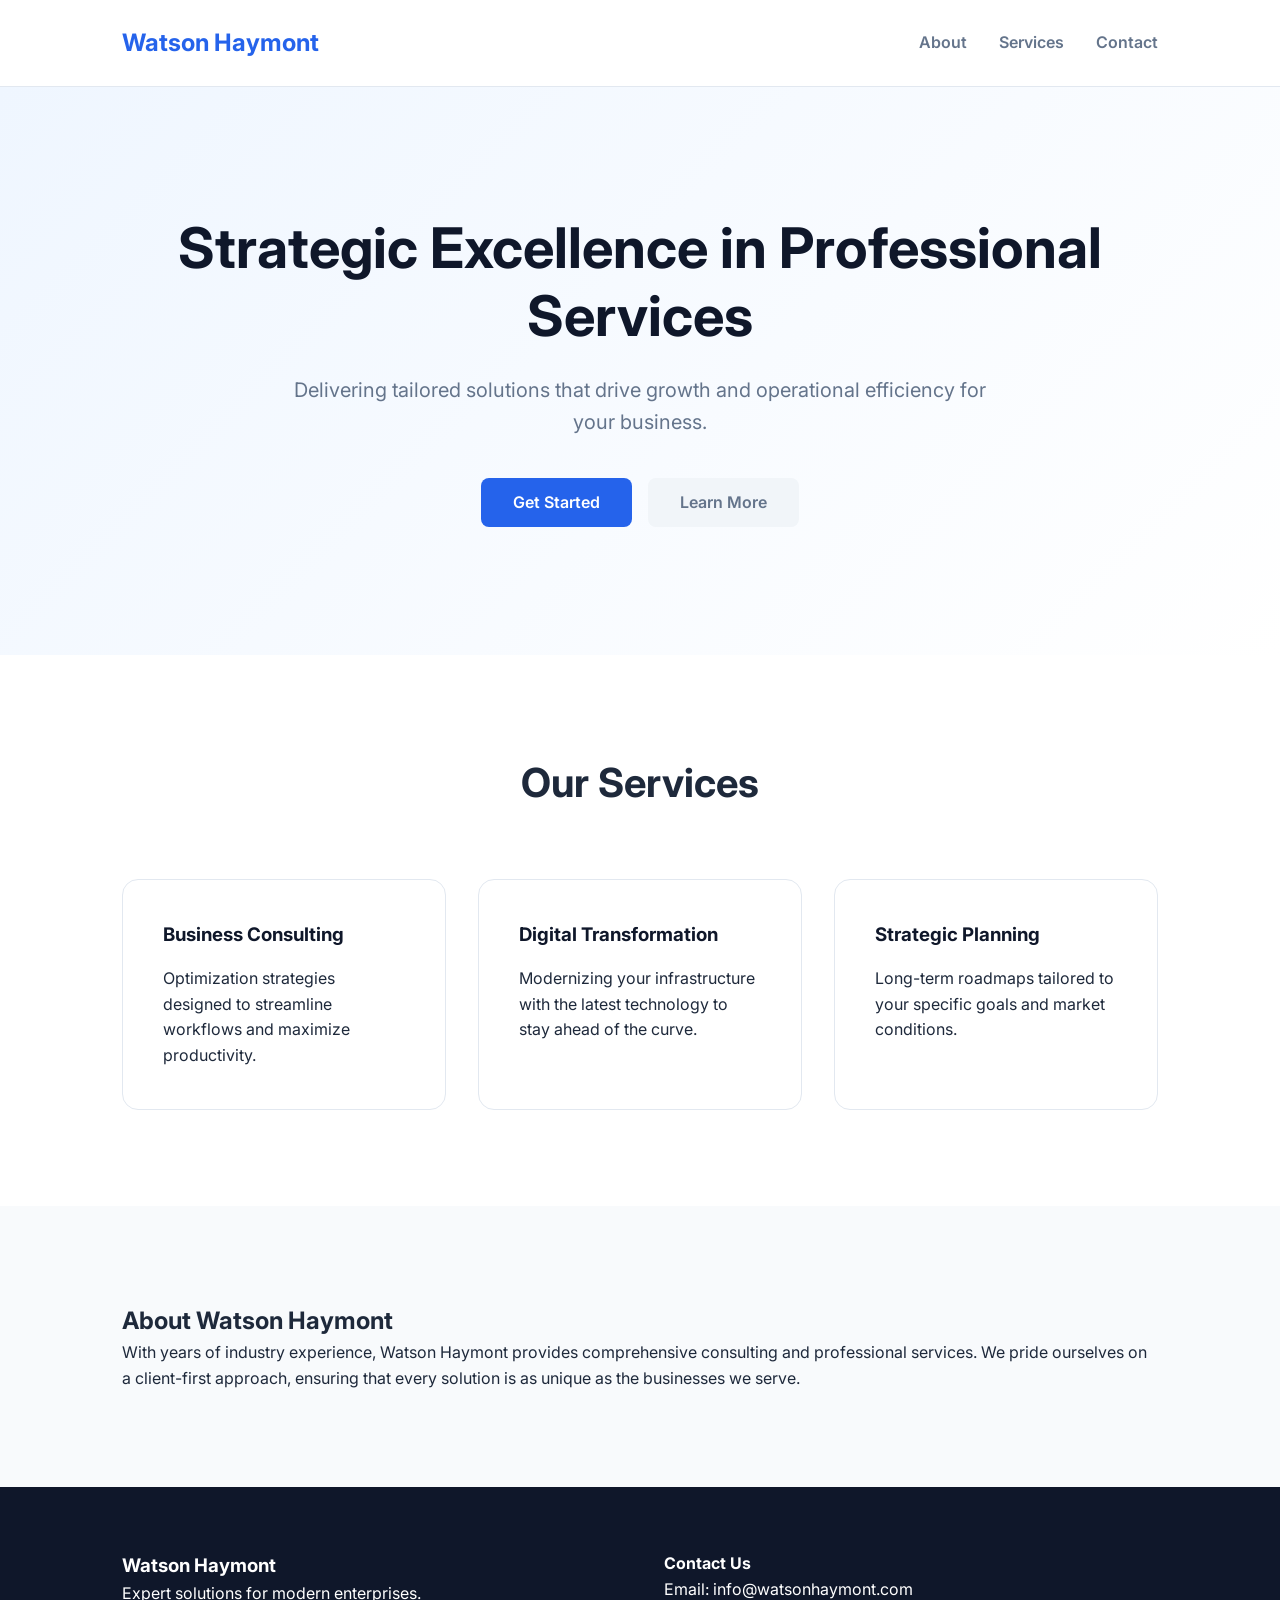
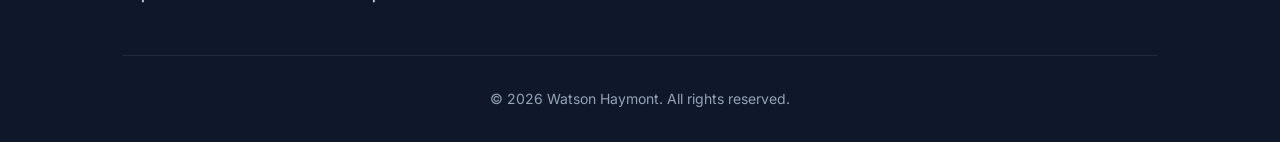
<file: index.html>
<!DOCTYPE html>
<html lang="en">
<head>
    <meta charset="UTF-8">
    <meta name="viewport" content="width=device-width, initial-scale=1.0">
    <title>Watson Haymont | Professional Solutions</title>
    <link rel="stylesheet" href="css/style.css">
    <link rel="preconnect" href="https://fonts.googleapis.com">
    <link rel="preconnect" href="https://fonts.gstatic.com" crossorigin>
    <link href="https://fonts.googleapis.com/css2?family=Inter:wght@400;600;700&display=swap" rel="stylesheet">
</head>
<body>
    <header class="navbar">
        <div class="container">
            <a href="#" class="logo">Watson Haymont</a>
            <nav>
                <ul class="nav-links">
                    <li><a href="#about">About</a></li>
                    <li><a href="#services">Services</a></li>
                    <li><a href="#contact">Contact</a></li>
                </ul>
            </nav>
        </div>
    </header>

    <main>
        <section class="hero">
            <div class="container">
                <h1>Strategic Excellence in Professional Services</h1>
                <p>Delivering tailored solutions that drive growth and operational efficiency for your business.</p>
                <div class="cta-group">
                    <a href="#contact" class="btn btn-primary">Get Started</a>
                    <a href="#services" class="btn btn-secondary">Learn More</a>
                </div>
            </div>
        </section>

        <section id="services" class="services">
            <div class="container">
                <h2 class="section-title">Our Services</h2>
                <div class="grid">
                    <div class="card">
                        <h3>Business Consulting</h3>
                        <p>Optimization strategies designed to streamline workflows and maximize productivity.</p>
                    </div>
                    <div class="card">
                        <h3>Digital Transformation</h3>
                        <p>Modernizing your infrastructure with the latest technology to stay ahead of the curve.</p>
                    </div>
                    <div class="card">
                        <h3>Strategic Planning</h3>
                        <p>Long-term roadmaps tailored to your specific goals and market conditions.</p>
                    </div>
                </div>
            </div>
        </section>

        <section id="about" class="about bg-light">
            <div class="container">
                <div class="about-content">
                    <h2>About Watson Haymont</h2>
                    <p>With years of industry experience, Watson Haymont provides comprehensive consulting and professional services. We pride ourselves on a client-first approach, ensuring that every solution is as unique as the businesses we serve.</p>
                </div>
            </div>
        </section>
    </main>

    <footer id="contact">
        <div class="container">
            <div class="footer-grid">
                <div class="footer-info">
                    <h3>Watson Haymont</h3>
                    <p>Expert solutions for modern enterprises.</p>
                </div>
                <div class="footer-contact">
                    <h4>Contact Us</h4>
                    <p>Email: info@watsonhaymont.com</p>
                </div>
            </div>
            <div class="footer-bottom">
                <p>&copy; 2026 Watson Haymont. All rights reserved.</p>
            </div>
        </div>
    </footer>
</body>
</html>
</file>
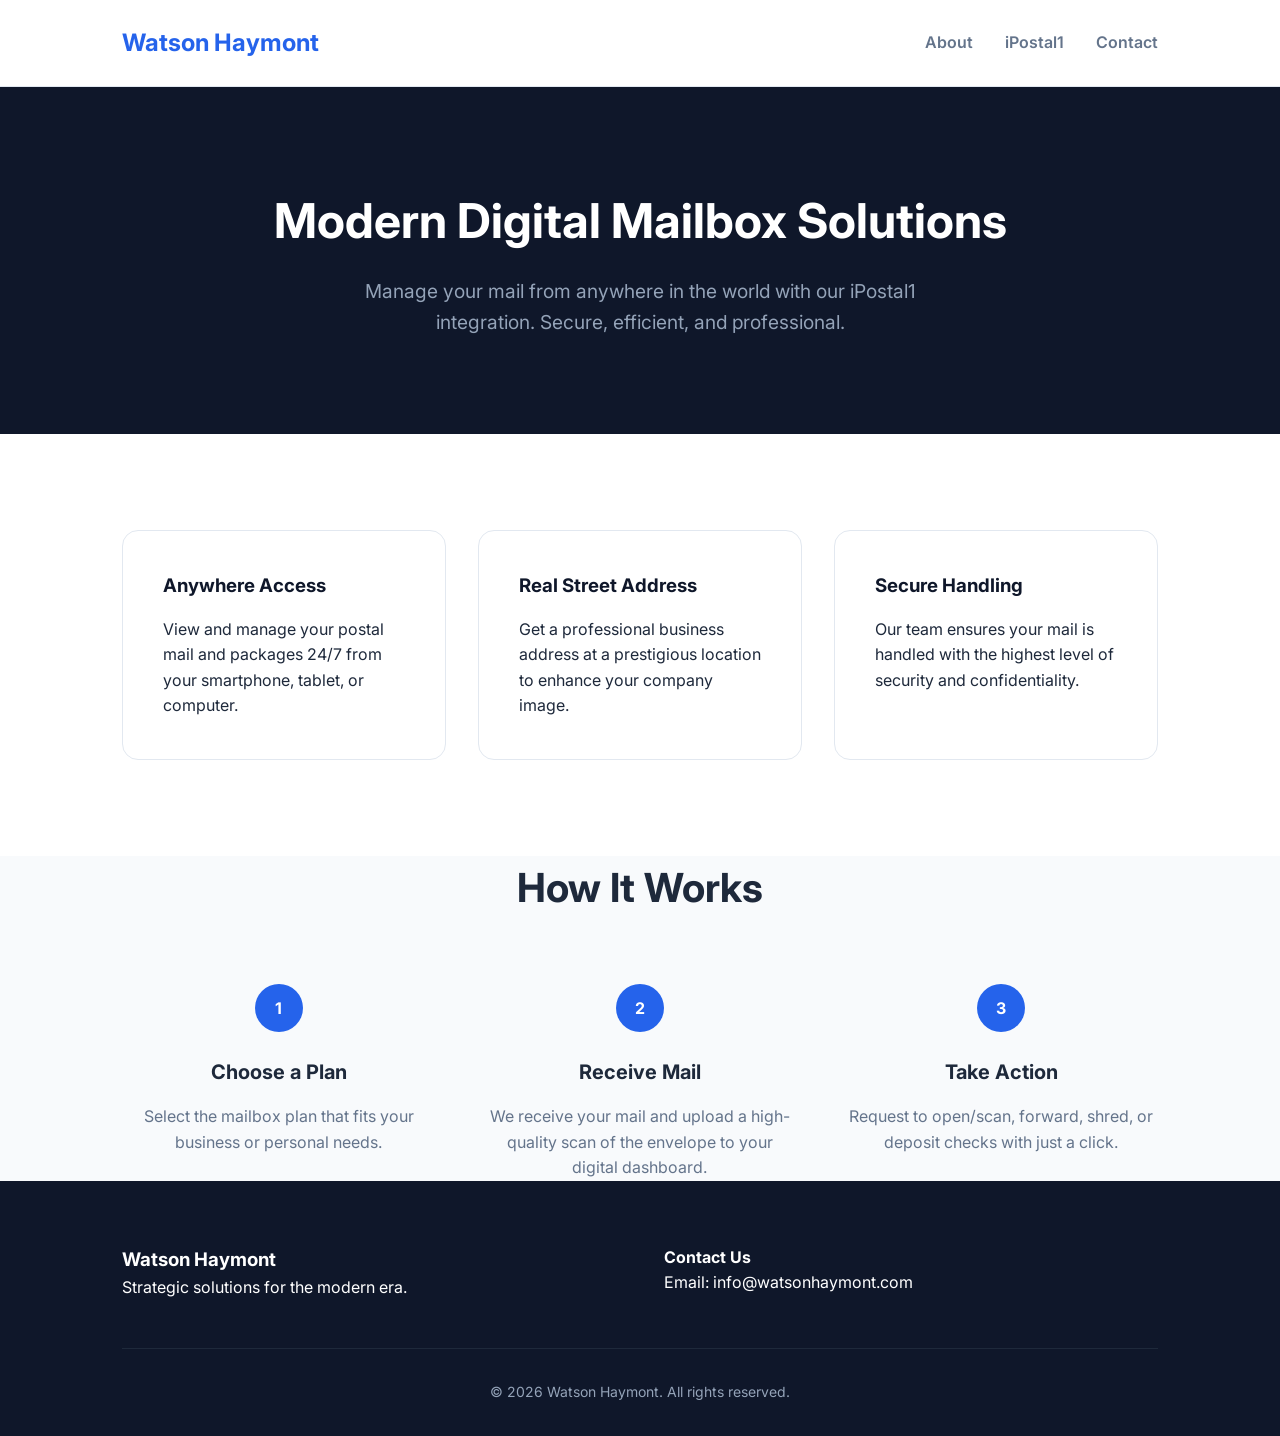
<file: ipostal1.html>
<!DOCTYPE html>
<html lang="en">
<head>
    <meta charset="UTF-8">
    <meta name="viewport" content="width=device-width, initial-scale=1.0">
    <title>iPostal1 Services | Watson Haymont</title>
    <link rel="stylesheet" href="css/style.css">
    <link rel="stylesheet" href="css/ipostal1.css">
    <link rel="preconnect" href="https://fonts.googleapis.com">
    <link rel="preconnect" href="https://fonts.gstatic.com" crossorigin>
    <link href="https://fonts.googleapis.com/css2?family=Inter:wght@400;600;700&display=swap" rel="stylesheet">
</head>
<body>
    <header class="navbar">
        <div class="container">
            <a href="index.html" class="logo">Watson Haymont</a>
            <nav>
                <ul class="nav-links">
                    <li><a href="index.html#about">About</a></li>
                    <li><a href="ipostal1.html">iPostal1</a></li>
                    <li><a href="index.html#contact">Contact</a></li>
                </ul>
            </nav>
        </div>
    </header>

    <main>
        <section class="hero-ipostal">
            <div class="container">
                <h1>Modern Digital Mailbox Solutions</h1>
                <p>Manage your mail from anywhere in the world with our iPostal1 integration. Secure, efficient, and professional.</p>
            </div>
        </section>

        <section class="features">
            <div class="container">
                <div class="grid">
                    <div class="card">
                        <h3>Anywhere Access</h3>
                        <p>View and manage your postal mail and packages 24/7 from your smartphone, tablet, or computer.</p>
                    </div>
                    <div class="card">
                        <h3>Real Street Address</h3>
                        <p>Get a professional business address at a prestigious location to enhance your company image.</p>
                    </div>
                    <div class="card">
                        <h3>Secure Handling</h3>
                        <p>Our team ensures your mail is handled with the highest level of security and confidentiality.</p>
                    </div>
                </div>
            </div>
        </section>

        <section class="how-it-works bg-light">
            <div class="container">
                <h2 class="section-title">How It Works</h2>
                <div class="steps-grid">
                    <div class="step">
                        <span class="step-num">1</span>
                        <h4>Choose a Plan</h4>
                        <p>Select the mailbox plan that fits your business or personal needs.</p>
                    </div>
                    <div class="step">
                        <span class="step-num">2</span>
                        <h4>Receive Mail</h4>
                        <p>We receive your mail and upload a high-quality scan of the envelope to your digital dashboard.</p>
                    </div>
                    <div class="step">
                        <span class="step-num">3</span>
                        <h4>Take Action</h4>
                        <p>Request to open/scan, forward, shred, or deposit checks with just a click.</p>
                    </div>
                </div>
            </div>
        </section>
    </main>

    <footer>
        <div class="container">
            <div class="footer-grid">
                <div class="footer-info">
                    <h3>Watson Haymont</h3>
                    <p>Strategic solutions for the modern era.</p>
                </div>
                <div class="footer-contact">
                    <h4>Contact Us</h4>
                    <p>Email: info@watsonhaymont.com</p>
                </div>
            </div>
            <div class="footer-bottom">
                <p>&copy; 2026 Watson Haymont. All rights reserved.</p>
            </div>
        </div>
    </footer>
</body>
</html>
</file>
<file: css/style.css>
:root {
    --primary-color: #2563eb;
    --secondary-color: #64748b;
    --text-color: #1e293b;
    --bg-light: #f8fafc;
    --white: #ffffff;
    --container-width: 1100px;
}

* {
    box-sizing: border-box;
    margin: 0;
    padding: 0;
}

body {
    font-family: "Inter", sans-serif;
    line-height: 1.6;
    color: var(--text-color);
    background-color: var(--white);
}

.container {
    max-width: var(--container-width);
    margin: 0 auto;
    padding: 0 2rem;
}

.navbar {
    background: var(--white);
    padding: 1.5rem 0;
    border-bottom: 1px solid #e2e8f0;
    position: sticky;
    top: 0;
    z-index: 1000;
}

.navbar .container {
    display: flex;
    justify-content: space-between;
    align-items: center;
}

.logo {
    font-size: 1.5rem;
    font-weight: 700;
    color: var(--primary-color);
    text-decoration: none;
}

.nav-links {
    list-style: none;
    display: flex;
    gap: 2rem;
}

.nav-links a {
    text-decoration: none;
    color: var(--secondary-color);
    font-weight: 600;
    transition: color 0.3s;
}

.nav-links a:hover {
    color: var(--primary-color);
}

.hero {
    padding: 8rem 0;
    background: linear-gradient(135deg, #eff6ff 0%, #ffffff 100%);
    text-align: center;
}

.hero h1 {
    font-size: 3.5rem;
    line-height: 1.2;
    margin-bottom: 1.5rem;
    color: #0f172a;
}

.hero p {
    font-size: 1.25rem;
    color: var(--secondary-color);
    max-width: 700px;
    margin: 0 auto 2.5rem;
}

.cta-group {
    display: flex;
    justify-content: center;
    gap: 1rem;
}

.btn {
    padding: 0.75rem 2rem;
    border-radius: 0.5rem;
    font-weight: 600;
    text-decoration: none;
    transition: all 0.3s;
}

.btn-primary {
    background: var(--primary-color);
    color: var(--white);
}

.btn-primary:hover {
    background: #1d4ed8;
}

.btn-secondary {
    background: #f1f5f9;
    color: var(--secondary-color);
}

.btn-secondary:hover {
    background: #e2e8f0;
}

.services {
    padding: 6rem 0;
}

.section-title {
    text-align: center;
    font-size: 2.5rem;
    margin-bottom: 4rem;
}

.grid {
    display: grid;
    grid-template-columns: repeat(auto-fit, minmax(300px, 1fr));
    gap: 2rem;
}

.card {
    padding: 2.5rem;
    border: 1px solid #e2e8f0;
    border-radius: 1rem;
    transition: transform 0.3s, box-shadow 0.3s;
}

.card:hover {
    transform: translateY(-5px);
    box-shadow: 0 10px 25px rgba(0,0,0,0.05);
}

.card h3 {
    margin-bottom: 1rem;
    color: #0f172a;
}

.about {
    padding: 6rem 0;
}

.bg-light {
    background-color: var(--bg-light);
}

footer {
    background: #0f172a;
    color: var(--white);
    padding: 4rem 0 2rem;
}

.footer-grid {
    display: grid;
    grid-template-columns: repeat(auto-fit, minmax(200px, 1fr));
    gap: 3rem;
    margin-bottom: 3rem;
}

.footer-bottom {
    padding-top: 2rem;
    border-top: 1px solid #1e293b;
    text-align: center;
    color: #94a3b8;
    font-size: 0.875rem;
}

@media (max-width: 768px) {
    .hero h1 { font-size: 2.5rem; }
    .nav-links { display: none; }
}
</file>
<file: css/ipostal1.css>
.hero-ipostal {
    padding: 6rem 0;
    background: #0f172a;
    color: white;
    text-align: center;
}

.hero-ipostal h1 {
    font-size: 3rem;
    margin-bottom: 1rem;
}

.hero-ipostal p {
    font-size: 1.2rem;
    max-width: 600px;
    margin: 0 auto;
    color: #94a3b8;
}

.features {
    padding: 6rem 0;
}

.steps-grid {
    display: grid;
    grid-template-columns: repeat(auto-fit, minmax(250px, 1fr));
    gap: 3rem;
    text-align: center;
    margin-top: 2rem;
}

.step-num {
    display: inline-block;
    width: 3rem;
    height: 3rem;
    line-height: 3rem;
    background: var(--primary-color);
    color: white;
    border-radius: 50%;
    font-weight: 700;
    margin-bottom: 1.5rem;
}

.step h4 {
    margin-bottom: 1rem;
    font-size: 1.25rem;
}

.step p {
    color: var(--secondary-color);
}
</file>
